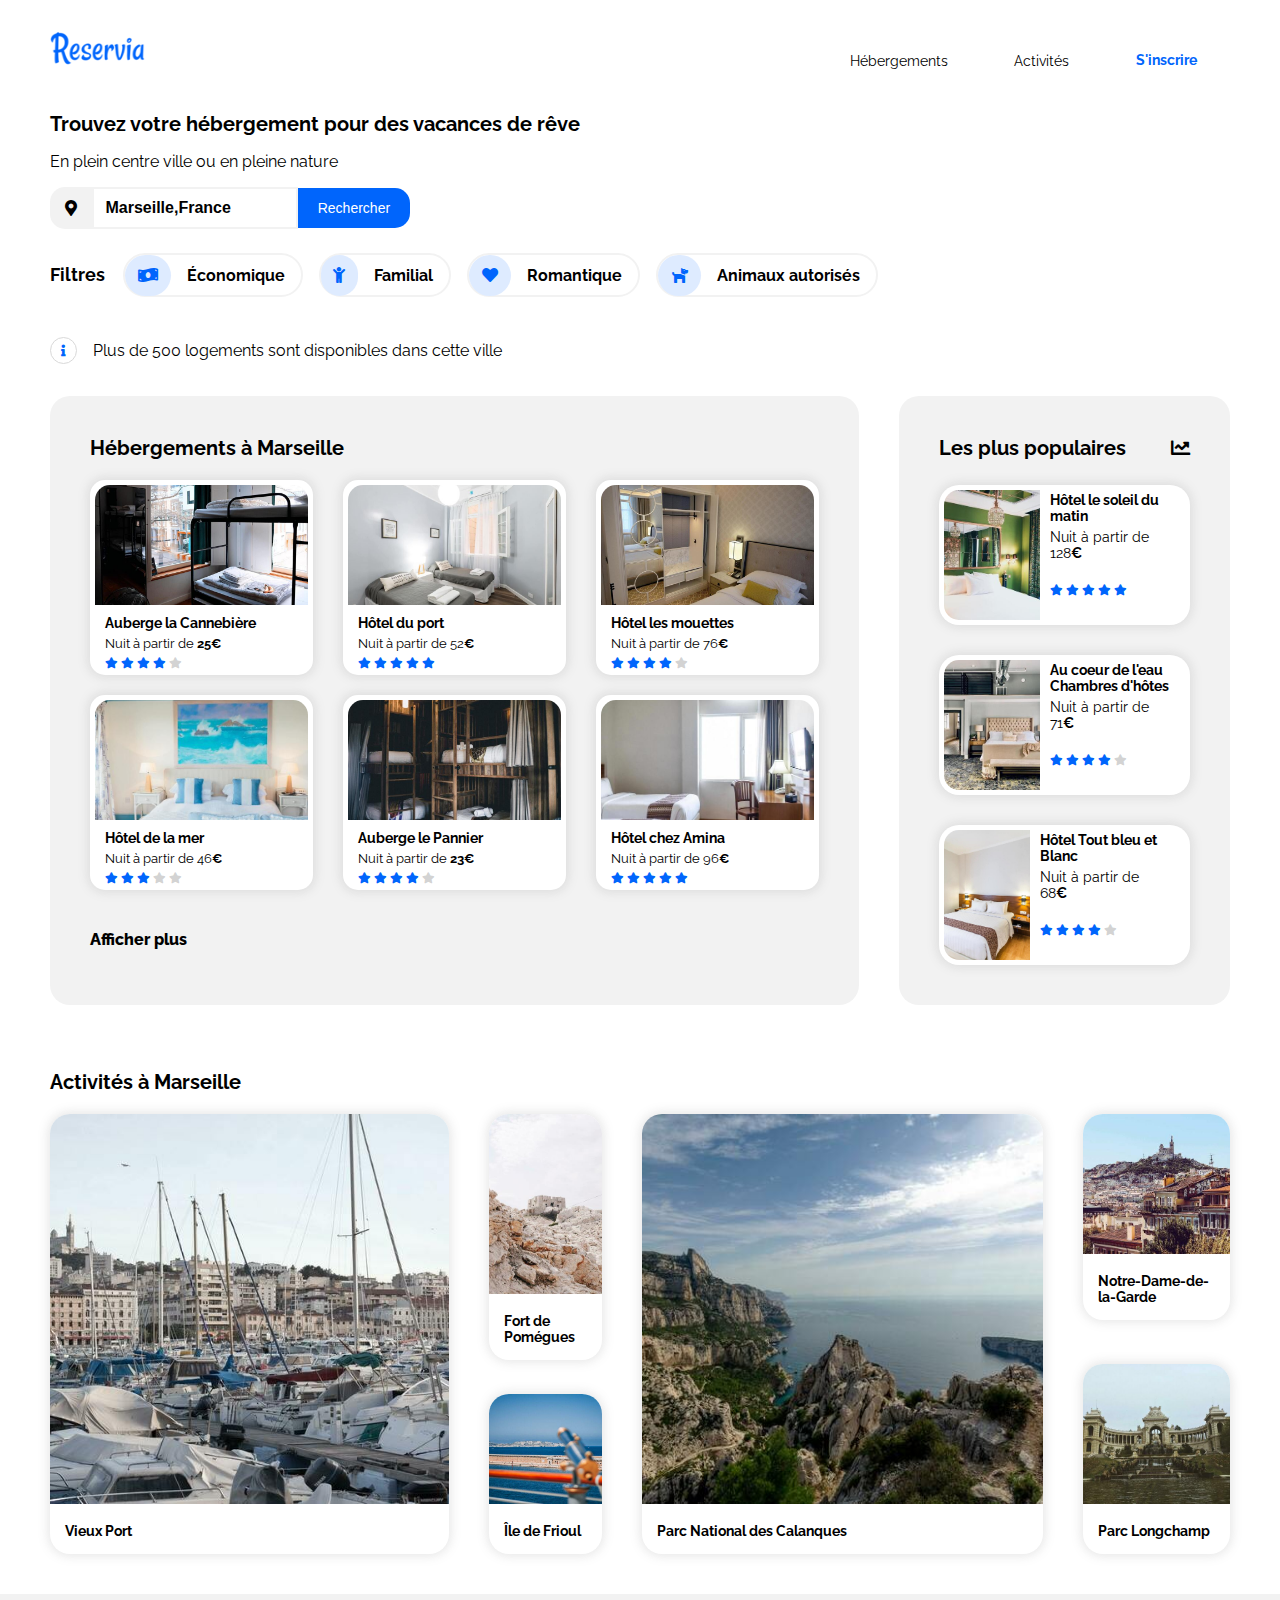
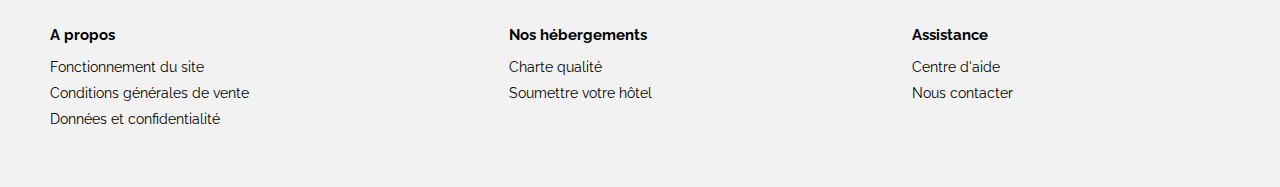
<file: index.html>
<!DOCTYPE html>
<html lang="fr">
  <head>
    <meta charset="utf-8" />
    <meta name="viewport" content="width=device-width, initial-scale=1.0" />
    <title>Reservia</title>
    <link rel="stylesheet" href="css/style.css" />
    <link rel="stylesheet" href="css/cssfonts/all.min.css" />
  </head>
  <body>
    <main>
      <!--           Navigateur           -->
      <header>
        <div class="navigateur">
          <div class="logo">
            <a href="#">
              <img src="images/logo/Reservia@3x-.png" alt="Logo Reservia" />
            </a>
          </div>
          <nav>
            <a href="#hostingancre" class="navhosting" data-active="true">Hébergements</a>
            <a href="#Activityancre" class="navactivity">Activités</a>
            <a href="#" class="signin">S'inscrire</a>
          </nav>
        </div>
      </header>
      <!--            RECHERCHE           -->
      <div class="inderheader ">
        <!--              Texte             -->
        <div>
          <h1>Trouvez votre hébergement pour des vacances de rêve</h1>
          <p>En plein centre ville ou en pleine nature</p>
        </div>
        
          <div class="search">
            <span>
              <i class="fas fa-map-marker-alt"></i>
            </span>
            <input type="search"id="mysearch"name="recherche"placeholder="Marseille,France"/>
            <button class="submit">Rechercher</button>
            <i class="fas fa-search searchIcon"></i>
          </div>
      </div>
      <!--           Filtres           -->
      <section class="filters ">
        <div class="filterphoto">
          <h2 class="title-filters">Filtres</h2>
          <div class="filter-container">
            <div class="button-filter">
              <i class="fas fa-money-bill-wave"></i>
              <p><a href="#">Économique</a></p>
            </div>
            <div class="button-filter">
              <i class="fas fa-child"></i>
              <p><a href="#">Familial</a></p>
            </div>
            <div class="button-filter">
              <i class="fas fa-heart"></i>
              <p><a href="#">Romantique</a></p>
            </div>
            <div class="button-filter">
              <i class="fas fa-dog"></i>
              <p><a href="#">Animaux autorisés</a></p>
            </div>
          </div>
        </div>
        <div class="filterI">
          <div class="iconeI">
            <i class="fas fa-info"></i>
          </div>
          <p>Plus de 500 logements sont disponibles dans cette ville</p>
        </div>
      </section>
      <!--            et populaires           -->
      <div class="block-host_block-pop ">
        <section id="hostingancre" class="conteneur1">
          <div class="menu">
            <h2>Hébergements à Marseille</h2>
          </div>
          <section class="box_host">
            <div class="block_hosting">
              <div class="fstligne">
                <div class="carte-host">
                  <a href="#">
                    <img src="images/hebergements/4_small/marcus-loke-WQJvWU_HZFo-unsplash.jpg" alt="Auberge la Cannebière"/>
                    <div class="details">
                      <h3>Auberge la Cannebière</h3>
                      <p>Nuit à partir de <strong>25€</strong></p>
                      <div class="stars">
                        <i class="fas fa-star full"></i>
                        <i class="fas fa-star full"></i>
                        <i class="fas fa-star full"></i>
                        <i class="fas fa-star full"></i>
                        <i class="fas fa-star simple"></i>
                      </div>
                    </div>
                  </a>
                </div>
                <div class="carte-host">
                  <a href="#">
                    <img src="images/hebergements/4_small/fred-kleber-gTbaxaVLvsg-unsplash.jpg" alt="Hôtel du Port"/>
                    <div class="details">
                      <h3>Hôtel du port</h3>
                      <p>Nuit à partir de 52<strong>€</strong></p>
                      <div class="stars">
                        <i class="fas fa-star full"></i>
                        <i class="fas fa-star full"></i>
                        <i class="fas fa-star full"></i>
                        <i class="fas fa-star full"></i>
                        <i class="fas fa-star full"></i>
                      </div>
                    </div>
                  </a>
                </div>
                <div class="carte-host">
                  <a href="#">
                    <img src="images/hebergements/4_small/reisetopia-B8WIgxA_PFU-unsplash.jpg" alt="Hôtel les mouettes"/>
                    <div class="details">
                      <h3>Hôtel les mouettes</h3>
                      <p>Nuit à partir de 76<strong>€</strong></p>
                      <div class="stars">
                        <i class="fas fa-star full"></i>
                        <i class="fas fa-star full"></i>
                        <i class="fas fa-star full"></i>
                        <i class="fas fa-star full"></i>
                        <i class="fas fa-star simple"></i>
                      </div>
                    </div>
                  </a>
                </div>
              </div>
              <div class="sndligne">
                <div class="carte-host">
                  <a href="#">
                    <img src="images/hebergements/4_small/annie-spratt-Eg1qcIitAuA-unsplash.jpg" alt="Hôtel de la mer"/>
                    <div class="details">
                      <h3>Hôtel de la mer</h3>
                      <p>Nuit à partir de 46<strong>€</strong></p>
                      <div class="stars">
                        <i class="fas fa-star full"></i>
                        <i class="fas fa-star full"></i>
                        <i class="fas fa-star full"></i>
                        <i class="fas fa-star simple"></i>
                        <i class="fas fa-star simple"></i>
                      </div>
                    </div>
                  </a>
                </div>
                <div class="carte-host">
                  <a href="#">
                    <img src="images/hebergements/4_small/nicate-lee-kT-ZyaiwBe0-unsplash.jpg" alt="Auberge le Panier"/>
                    <div class="details">
                      <h3>Auberge le Pannier</h3>
                      <p>Nuit à partir de <strong>23€</strong></p>
                      <div class="stars">
                        <i class="fas fa-star full"></i>
                        <i class="fas fa-star full"></i>
                        <i class="fas fa-star full"></i>
                        <i class="fas fa-star full"></i>
                        <i class="fas fa-star simple"></i>
                      </div>
                    </div>
                  </a>
                </div>
                <div class="carte-host">
                  <a href="#">
                    <img src="images/hebergements/4_small/febrian-zakaria-M6S1WvfW68A-unsplash.jpg" alt="Hôtel cher Amina"/>
                    <div class="details">
                      <h3>Hôtel chez Amina</h3>
                      <p>Nuit à partir de 96<strong>€</strong></p>
                      <div class="stars">
                        <i class="fas fa-star full"></i>
                        <i class="fas fa-star full"></i>
                        <i class="fas fa-star full"></i>
                        <i class="fas fa-star full"></i>
                        <i class="fas fa-star full"></i>
                      </div>
                    </div>
                  </a>
                </div>
              </div>
            </div>
            <div class="aff">
              <p><a href="#">Afficher plus</a></p>
            </div>
          </section>
        </section>
        <aside id="block-pop" class="conteneur2">
          <div class="box-pop">
            <div class="box-pop-title">
              <h3 class="title">Les plus populaires</h3>
              <i class="fas fa-chart-line"></i>
            </div>
          <div class="gap-pop">
            <a href="#" class="carte-pop">
              <img src="images/hebergements/4_small/aside/emile-guillemot-Bj_rcSC5XfE-unsplash.jpg" alt="Hôtel le soleil du matin" class="carte"/>
              <div class="details">
                <h3>Hôtel le soleil du matin</h3>
                <p>Nuit à partir de 128<strong>€</strong></p>
                <div class="stars pop">
                  <i class="fas fa-star full"></i>
                  <i class="fas fa-star full"></i>
                  <i class="fas fa-star full"></i>
                  <i class="fas fa-star full"></i>
                  <i class="fas fa-star full"></i>
                </div>
              </div>
            </a>
            <a href="#" class="carte-pop">
              <img src="images/hebergements/4_small/aside/aw-creative-VGs8z60yT2c-unsplash.jpg" alt="Au coeur de l'eau Chambres d'hôtes" class="carte"/>
              <div class="details">
                <h3>Au coeur de l'eau Chambres d'hôtes</h3>
                <p>Nuit à partir de 71<strong>€</strong></p>
                <div class="stars pop">
                  <i class="fas fa-star full"></i>
                  <i class="fas fa-star full"></i>
                  <i class="fas fa-star full"></i>
                  <i class="fas fa-star full"></i>
                  <i class="fas fa-star simple"></i>
                </div>
              </div>
            </a>
            <a href="#" class="carte-pop">
              <img src="images/hebergements/4_small/aside/febrian-zakaria-sjvU0THccQA-unsplash.jpg" alt="Hôtel Tout bleu et Blanc" class="carte"/>
              <div class="details">
                <h3>Hôtel Tout bleu et Blanc</h3>
                <p>Nuit à partir de 68<strong>€</strong></p>
                <div class="stars pop">
                  <i class="fas fa-star full"></i>
                  <i class="fas fa-star full"></i>
                  <i class="fas fa-star full"></i>
                  <i class="fas fa-star full"></i>
                  <i class="fas fa-star simple"></i>
                </div>
              </div>
            </a>
          </div>
          </div>
        </aside>
      </div>
      <!--           Activités           -->
      <div class="block-activity ">
        <h2 id="Activityancre" class="title">Activités à Marseille</h2>
        <div class="box-img">
          <div class="carte-activity carte-act1 activ">
            <a href="#">
              <img src="images/activites/4_small/reno-laithienne-QUgJhdY5Fyk-unsplash.jpg" alt="vieux port" class="img1"/>
            </a>
            <h3>Vieux Port</h3>
          </div>
          <div class="carte-act2">
            <div class="activity">
              <a href="#">
                <img src="images/activites/4_small/paul-hermann-QFTrLdQIRhI-unsplash.jpg" alt="fort de pomegues" class="img2"/>
              </a>
              <h3>Fort de Pomégues</h3>
            </div>
            <div class="activity">
              <a href="#">
                <img src="images/activites/4_small/kevin-hikari-rV_Qd1l-VXg-unsplash.jpg" alt="ile de frioul" class="img4"/>
              </a>
              <h3>Île de Frioul</h3>
            </div>
          </div>
          <div class="carte-activity carte-act1 activ">
            <a href="#">
              <img src="images/activites/4_small/kilyan-sockalingum-NR8-cBCN3aI-unsplash.jpg" alt="parc national" class="img1"/>
            </a>
            <h3>Parc National des Calanques</h3>
          </div>
          <div class="carte-act3">
            <div class="activity">
              <a href="#">
                <img src="images/activites/4_small/florian-wehde-xW9e8gdotxI-unsplash.jpg" alt="notre dame de la garde" class="img3"/>
              </a>
              <h3>Notre-Dame-de-la-Garde</h3>
            </div>
            <div class="activity">
              <a href="#">
                <img src="images/activites/4_small/lena-paulin-wH2-EJoDcV0-unsplash.jpg" alt="parc longchamp" class="img3"/>
              </a>
              <h3>Parc Longchamp</h3>
            </div>
          </div>
        </div>
      </div>
    </main>
    <!--           Pied de page           -->
    <footer>
      <div class="groupe_footer">
        <div class="footer_column">        
            <h3>A propos</h3>       
          <ul class="ftr4">
            <li><a href="#">Fonctionnement du site</a></li>
            <li><a href="#">Conditions générales de vente</a></li>
            <li><a href="#">Données et confidentialité</a></li>
          </ul>
        </div>
        <div class="footer_column">        
            <h3>Nos hébergements</h3>        
          <ul class="ftr4">
            <li><a href="#">Charte qualité</a></li>
            <li><a href="#">Soumettre votre hôtel</a></li>
          </ul>
        </div>
        <div class="footer_column">        
            <h3>Assistance</h3>       
          <ul class="ftr4">
            <li><a href="#">Centre d'aide</a></li>
            <li><a href="#">Nous contacter</a></li>
          </ul>
        </div>
    </div>
    </footer>
  </body>
</html>
</file>
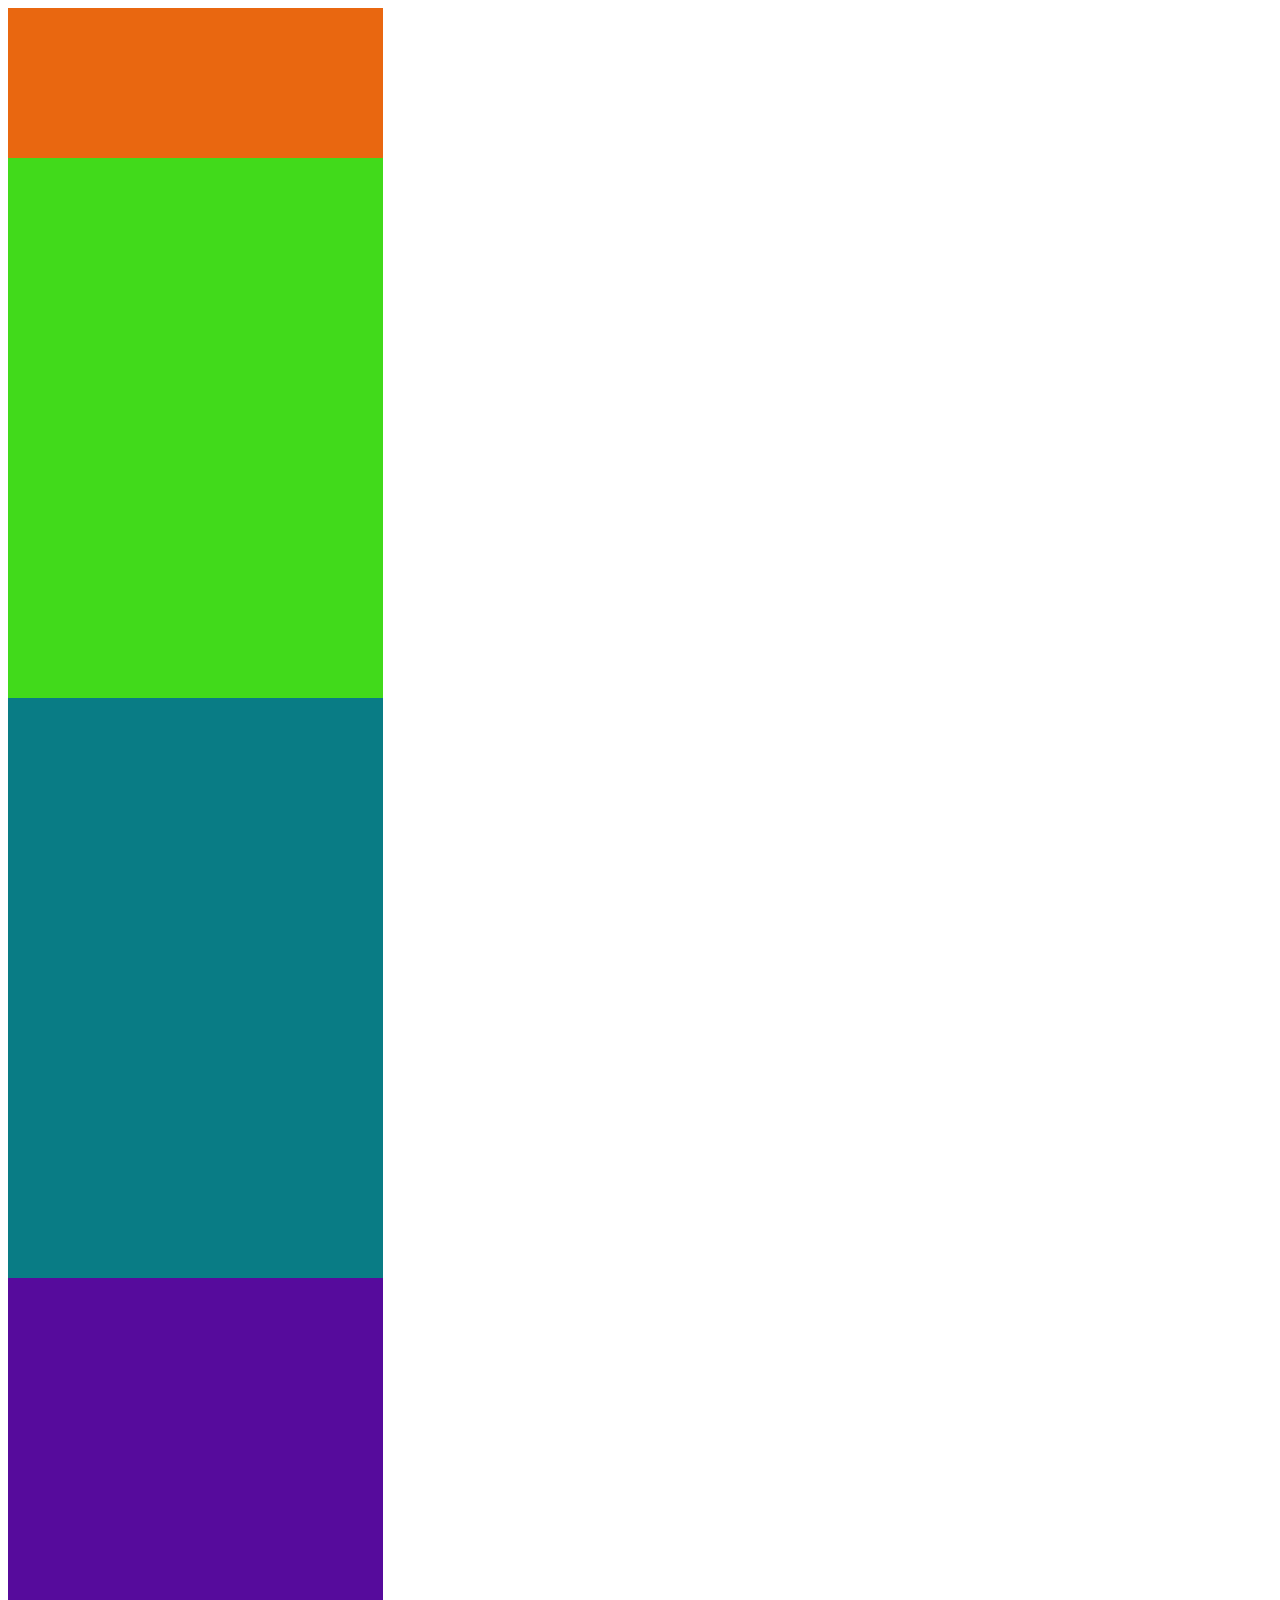
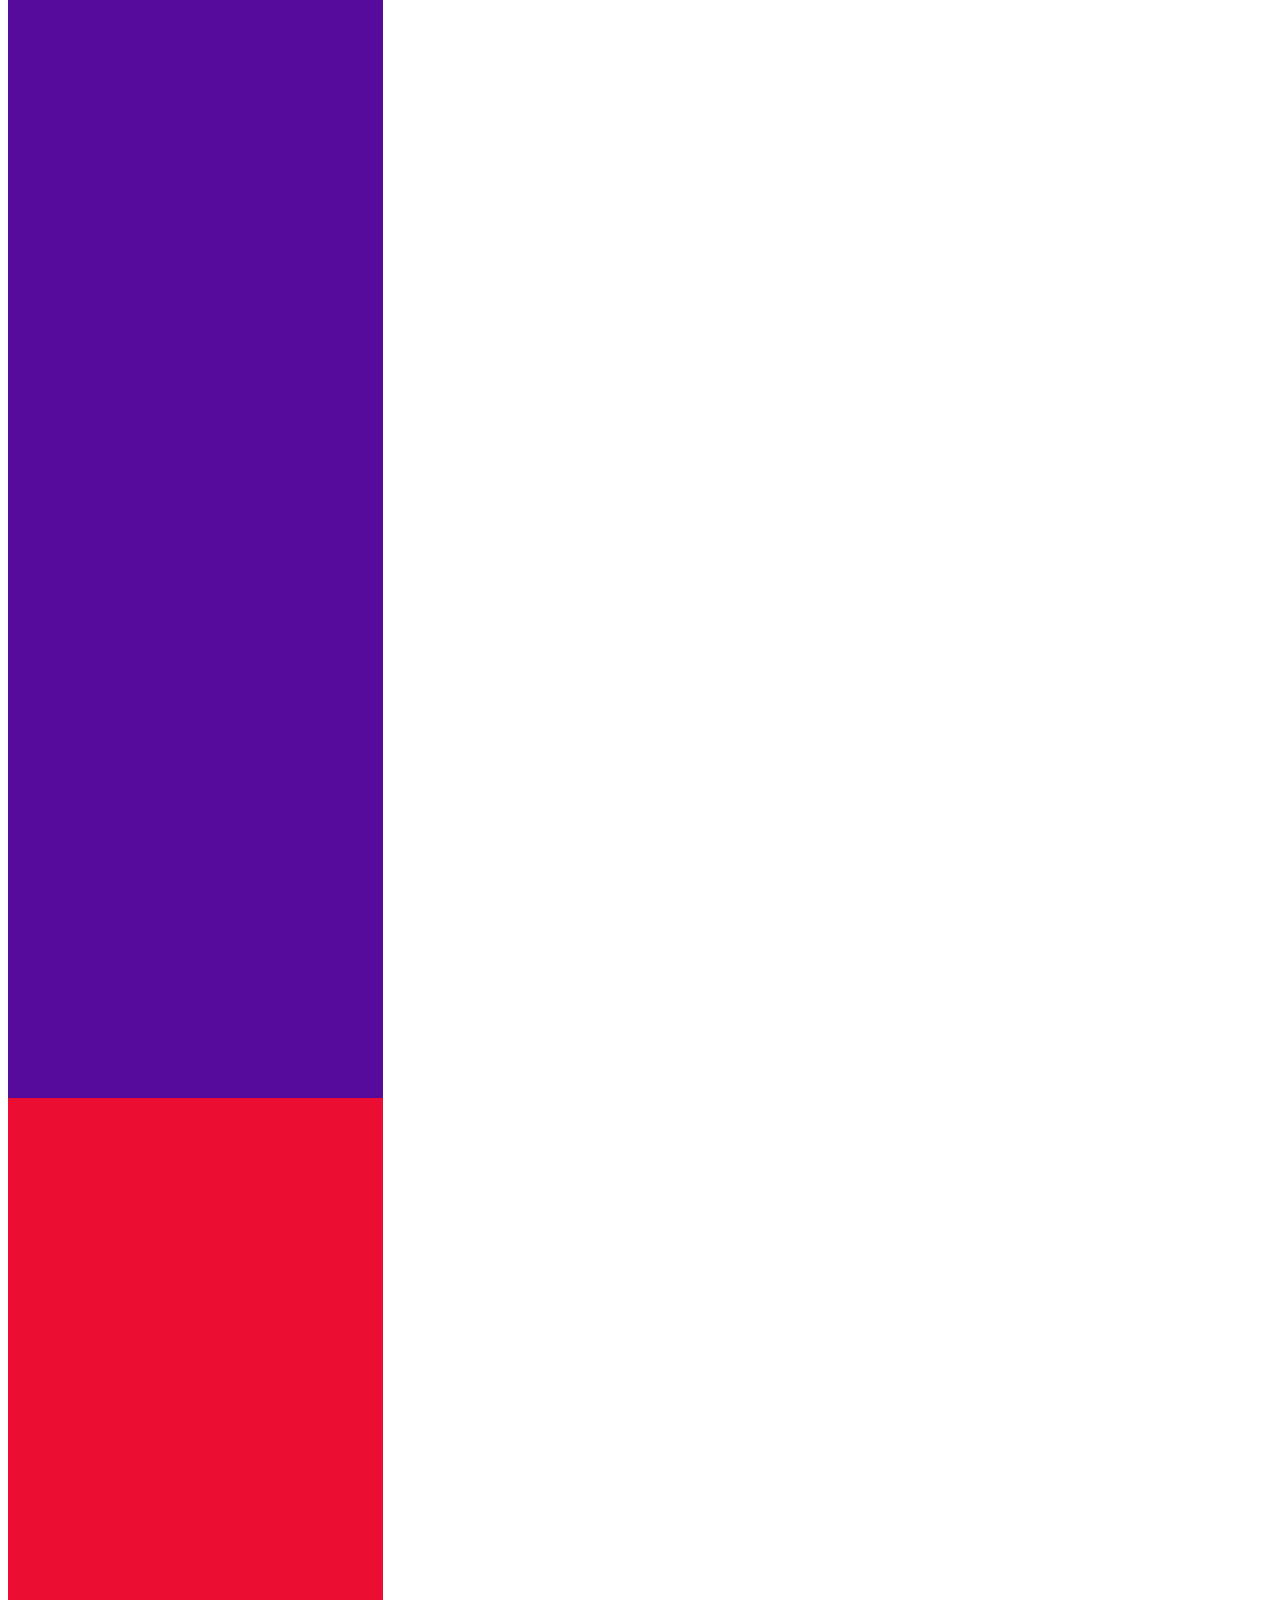
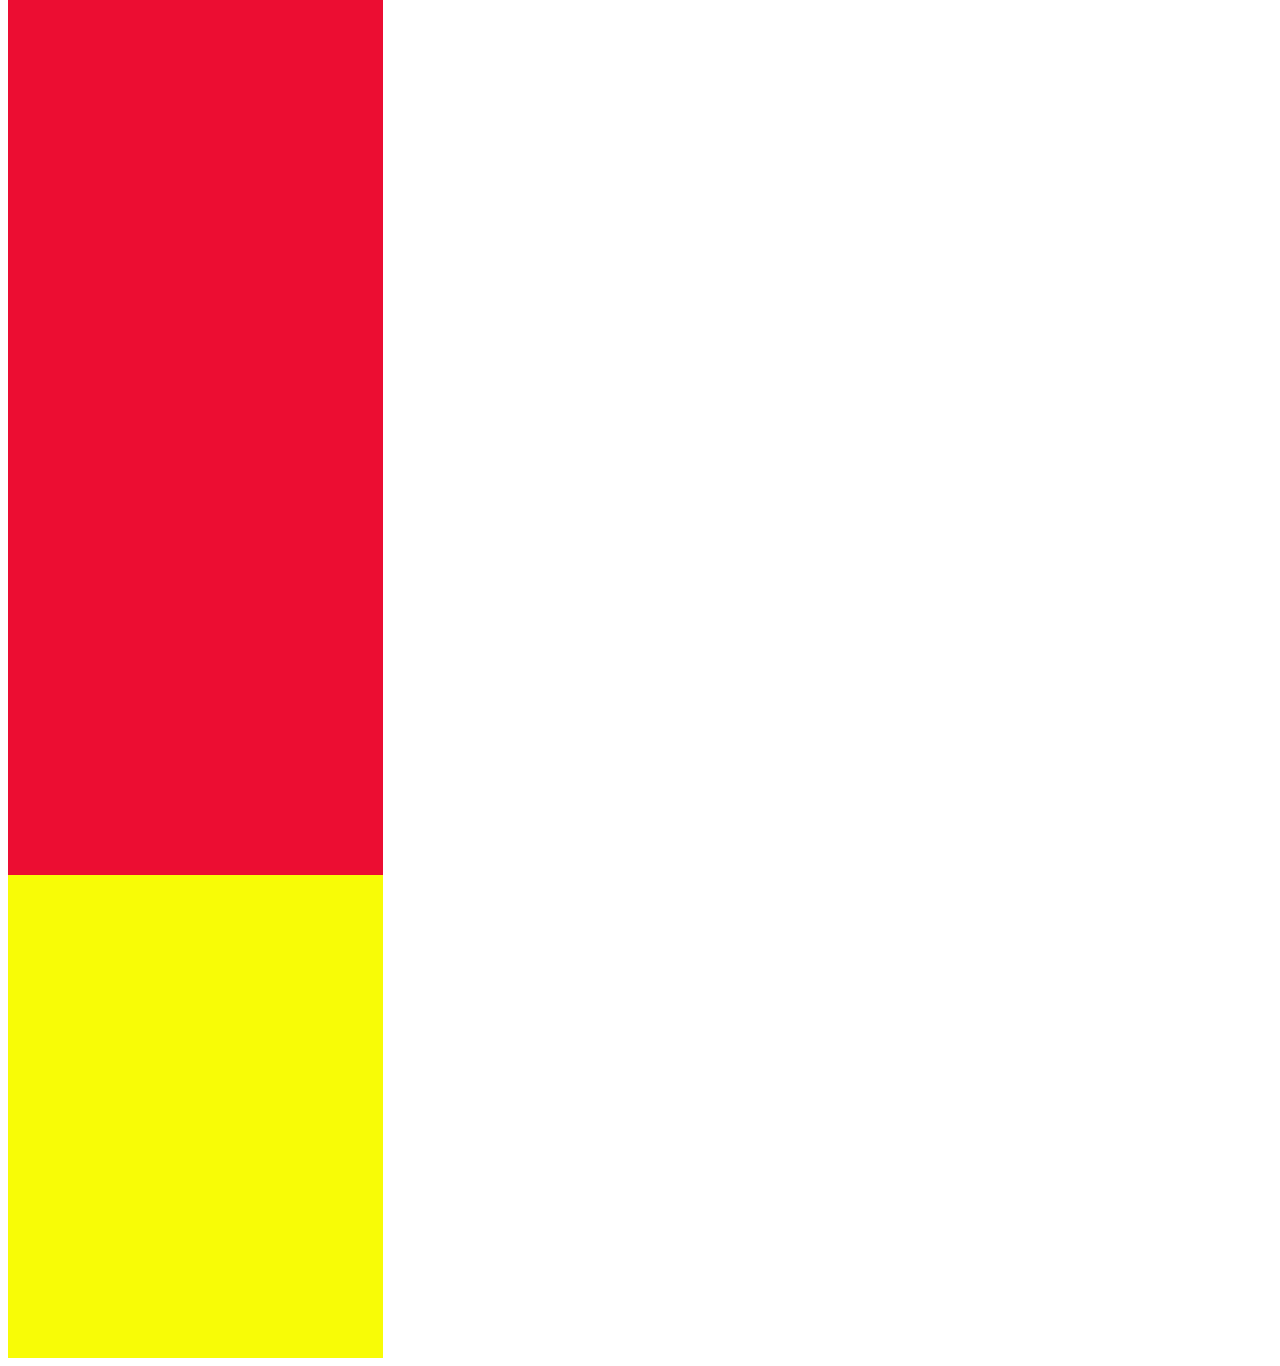
<file: index2.html>
<!DOCTYPE html>
 <html>
    <head>
            <meta charset="utf-8" />
                        
            <title>Reservia</title>
            <body>
             <div style="max-width: 375px; width: 100%; max-height: 4550px;">
                <div style="height: 150px; background-color: rgb(233, 103, 16);"></div>
                <div style="height: 540px; background-color: rgb(65, 218, 27);"></div>
                <div style="height: 580px; background-color: rgb(9, 124, 133);"></div>
                <div style="height: 1420px; background-color: rgb(86, 11, 156);"></div>
                <div style="height: 1377px; background-color: rgb(236, 13, 50);"></div>
                <div style="height: 483px; background-color: rgb(248, 252, 6);"></div>  
            </div>
            </body>
</file>
<file: css/style.css>
@import url("https://fonts.googleapis.com/css2?family=Raleway:wght@300;400;500;600;700;800;900&display=swap");
/* body */
body {
  font-family: "Raleway", "sans-serif";
  margin: 0px;
}
main {
  width: auto;
  padding: 0 50px 40px;
}
h2 {
  margin-bottom: 0;
}
/* header */
.logo img {
  height: 50px;
  width: 95px;
}
/* Navigateur */
.navigateur {
  display: flex;
  justify-content: space-between;
  align-items: center;
}
nav {
  display: flex;
  width: 35%;
  font-size: 14px;
  justify-content: space-around;
}
li {
  right: 0px;
  margin: 0px;
  list-style: none;
}
a {
  color: black;
  text-decoration: none;
  list-style: none;
}
nav a {
  color: black;
  padding: 50px 20px 30px;
}
nav a:nth-child(1),
nav a:nth-child(2) {
  border-top: 3px solid transparent;
}
nav a:nth-child(1):hover,
nav a:nth-child(2):hover {
  border-top: 3px solid #0065fc;
  color: #0065fc;
}
.signin {
  display: flex;
  align-items: center;
  text-decoration: none;
  font-weight: bold;
  color: #0065fc;
}
h1 {
  font-size: 20px;
}
/*recherche*/
.search {
  display: flex;
  align-items: center;
  margin: 10px 0 10px 0;
}
.search i {
  background-color: #f2f2f2;
  padding: 13px 15px;
  border-top-left-radius: 15px;
  border-bottom-left-radius: 15px;
}
.submit {
  padding: 12px;
  font-size: 14px;
  background-color: #0065fc;
  cursor: pointer;
  color: white;
  border-top-right-radius: 15px;
  border-bottom-right-radius: 15px;
  border: none;
  width: 8em;
}
#mysearch {
  border: 2px solid #f2f2f2;
  padding: 0.86em;
  margin: 0px;
  font-weight: 600;
}
::placeholder {
  color: black;
  font-size: 16px;
}
.search .fa-search {
  display: none;
}
/* ********filtres******** */

.filterphoto {
  display: flex;
  align-items: baseline;
  margin-top: 20px;
}
.filter-container {
  display: flex;
  flex-wrap: wrap;
  align-items: center;
}
.filterphoto > h2 {
  font-size: large;
  padding: 0 1em 0 0;
}

.button-filter {
  display: flex;
  align-items: center;
  margin-right: 1em;
  margin-bottom: 0.5em;
  border: 2px solid #f2f2f2;
  border-radius: 30px;
  height: 2.5em;
}
.filter-container :hover {
  color: #0065fc;
  background-color: #deebff;
}
.button-filter a {
  font-weight: 700;
  padding-right: 1em;
  padding-left: 1em;
}
.filterphoto i {
  background-color: #deebff;
  padding: 0.8em;
  border-radius: 30px;
  color: #0065fc;
}
.filterI {
  display: flex;
  align-items: center;
  gap: 1em;
  padding: 20px 0;
}
.iconeI {
  color: #0065fc;
  background-color: white;
  height: 25px;
  width: 25px;
  line-height: 23px;
  text-align: center;
  border-radius: 50%;
  border: #d9d9d9 solid 1px;
  float: left;
}

.iconeI .fas {
  font-size: 12px;
  padding: 2px;
  text-align: center;
  color: #0065fc;
}
/* ********hebergements********* */
.block-host_block-pop {
  display: inline-flex;
  gap: 40px;
}
.menu h2,
.title {
  font-size: 20px;
  margin: 0;
  padding: 40px 0 20px;
}
.carte-host .details h3 {
  font-size: 0.9em;
  font-weight: bolder;
  margin: 5px 0 5px 0;
}
.carte-host .details p {
  font-size: 0.8em;
  margin: 5px 0 5px 0;
  clear: both;
}
h3 {
  font-size: 14px;
  margin-bottom: 5px;
  margin-top: 2px;
}

.conteneur1 {
  width: 66%;
  display: inline-block;
  background-color: #f2f2f2;
  border-radius: 20px;
  padding: 0 40px;
}
.box_host carte-host {
  box-shadow: 0px 0px 10px 3px #8080802b;
  border-radius: 20px;
  padding: 3px;
  margin: 1em;
  margin-left: 2em;
}
.fas.fa-star.full {
  color: #0065fc;
}
.fas.fa-star.simple {
  color: rgba(128, 128, 128, 0.349);
}
.fas.fa-map-marker-alt,
.fas.fa-chart-line {
  color: black;
}
.block_hosting {
  display: flex;
  flex-wrap: wrap;
  flex-direction: row;
  gap: 20px;
}
.fstligne,
.sndligne {
  display: flex;
  column-gap: 30px;
  width: 100%;
}
.carte-host {
  background-color: white;
  width: 33%;
  box-shadow: 0px 0px 10px 3px #8080802b;
  border-radius: 15px;
  padding: 5px;
}

.carte-host img {
  width: 100%;
  height: 120px;
  border-radius: 15px 15px 0 0;
  object-fit: cover;
}
.details {
  margin-left: 10px;
  position: relative;
}
.details p {
  font-size: 14px;
  margin-top: 0em;
}
.stars {
  font-size: 0.7em;
  bottom: 0;
  
}
.aff {
  padding: 40px 0 0;
  font-weight: 800;
}
.aff p {
  margin: 0;
}
/* **********les plus populaires********** */

#block-pop {
  width: 30%;
  display: flex;
  flex-direction: column;
  flex-wrap: nowrap;
  background-color: #f2f2f2;
  border-radius: 20px;
}
.box-pop {
  display: flex;
  flex-direction: column;
  padding: 0 40px 40px;
}
.gap-pop {
  display: flex;
  flex-direction: column;
  gap: 30px;
  padding-top: 5px;
}
.box-pop-title {
  display: flex;
  flex-direction: row;
  justify-content: space-between;
  align-items: baseline;
}
.box-pop-title .fas {
  font-size: larger;
}
.carte-pop {
  display: flex;
  background-color: #ffffff;
  border-radius: 20px;
  padding: 5px;
  box-shadow: 0px 0px 10px 3px #8080802b;
}
.carte-pop .details {
  margin-right: 15px;
}
#block-pop img {
  width: 40%;
  border-bottom-left-radius: 15px;
  object-fit: cover;
  background-color: #ffffff;
  height: 130px;
}
.carte-pop p {
  height: 40px;
}
.carte {
  border-top-left-radius: 15px;
  border-top-right-radius: 0px;
}
/* **********Activités********** */
.block-activity {
  width: auto;

  padding-top: 25px;
}
.box-img {
  display: flex;
  gap: 2.5em;
}

.activity,
.carte-activity {
  background-color: white;
  box-shadow: 0px 0px 10px 3px #8080802b;
  border-radius: 20px;
}
.carte-act2,
.carte-act3 {
  display: flex;
  flex-direction: column;
  justify-content: space-between;
}
.carte-activity img {
  object-fit: cover;
}
.img1 {
  width: 100%;
  height: 390px;
  border-radius: 20px 20px 0 0;
  object-fit: cover;
}
.img2 {
  width: 100%;
  height: 180px;
  border-radius: 20px 20px 0 0;
  object-fit: cover;
}
.img3 {
  width: 100%;
  height: 140px;
  border-radius: 20px 20px 0 0;
  object-fit: cover;
}
.img4 {
  width: 100%;
  height: 110px;
  border-radius: 20px 20px 0 0;
  object-fit: cover;
}
.activity h3,
.carte-activity h3 {
  margin: 15px;
}
/*pied de page*/

footer {
  background-color: #f2f2f2;
  width: 100%;
  height: 100%;
  margin: 0;
}
footer {
  padding: 0 0 50px 0px;
}
.groupe_footer {
  display: flex;
  justify-content: flex-start;
  align-content: center;
  align-items: baseline;
  width: 100%;
}
.footer_column {
  padding: 10px 210px 10px 30px;
}
footer h3 {
  font-size: 15px;
  font-weight: bold;
  padding: 20px 0 0px 20px;
}
footer ul {
  margin: 0;
  padding: 0 0 0 20px;
}
footer li {
  font-size: 14px;
  padding: 10px 0 0 0;
  list-style: none;
}

/*Responsive Design: Tablette*/
@media only screen 
  and (min-width: 768px) 
  and (max-width: 1024px) 
{
  header{
    padding: 0 0 10px
  }
  main {
    width: auto;
    padding: 0 50px 40px;
  }
  .interheader, .filters, .block-activity {
    padding: 0 20px 0;
  }
  .title-filters {
    padding: 0 0 20px;
  }
  .filterphoto {
    display: flex;
    flex-direction: column;
  }
  .filterphoto > h2 {
    padding: 0 0 10px 0;
  }
  .block-host_block-pop {
    display: flex;
    flex-direction: column;
    gap: 40px;
  }
  .conteneur1, #block-pop {
    width: auto;
  }
  .carte-pop .details, .details h3 {
    font-size: medium;
  }
  .menu h2 , .title
  {
    padding: 20px 0 20px;
  }
  .aff
  {
    padding: 20px 0 10px;
  }
  #block-pop, .box-img {
    display: flex;
    gap: 0.5em;
  }
  .img1 {
    height: 340px;
  }
  .footer_column {
    padding: 10px 100px 10px 30px;
  }
}

/* Responsive Mobile*/
@media screen and (max-width: 767px) {
  main {
    padding: 0;
    margin: 0;
    width: auto;
  }
  .logo {
    width: 100%;
    padding: 20px 0 0 25px;
  }
  .navigateur {
    display: flex;
    flex-direction: column;
  }
  nav {
    width: 100%;
    margin: 10px 0;
  }

  nav a:nth-child(1),
  nav a:nth-child(2) {
    width: 50%;
    color: black;
    border-top: 3px solid transparent;
    border-bottom: 3px solid #f2f2f2;
    text-align: center;
    padding: 10px 0;
  }
  nav a:nth-child(3) {
    position: absolute;
    right: 0;
    top: 10px;
  }
  nav a:nth-child(1)[data-active="true"] {
    border-bottom-color: #0065fc;
    color: #0065fc;
  }
  nav a:nth-child(1):hover,
  nav a:nth-child(2):hover {
    border-top: 3px solid transparent;
    border-bottom: 3px solid;
    color: #0065fc;
  }
  .submit {
    display: none;
  }
  .search .fa-search {
    display: inline-block;
    border-radius: 0 15px 15px 0;
    background-color: #0065fc;
  }
  .fa-search:before {
    color: #ffffff;
  }
  #mysearch {
    width: 280px;
    font-weight: bold;
  }
  .inderheader {
    padding: 0 15px;
  }
  .filters {
    padding: 0 15px;
  }
  .filterphoto {
    display: flex;
    align-items: baseline;
    flex-direction: column;
  }
  .filterphoto > h2 {
    padding: 0 0 10px 0;
  }
  .filter-container {
    display: flex;
    flex-wrap: wrap;
    align-items: center;
  }

  .button-filter a {
    font-weight: 700;
  }
  .conteneur1 {
    width: 100%;
    order: 2;
    background-color: unset;
    padding: 0;
  }
  .fstligne {
    display: flex;
    width: 100%;
    flex-direction: column;
    align-items: center;
  }
  .sndligne {
    flex-direction: column;
    align-items: center;
  }
  .carte-host {
    width: 100%;
    margin: 15px 0 0;
    box-shadow: 0px 0px 10px 3px #8080802b;
  }
  .menu h2 {
    margin-top: 0;
    padding: 0 20px 10px;
    font-weight: 800;
    font-size: 23px;
  }
  .box_host {
    padding: 0 20px;
  }
  .conteneur2 {
    order: 1;
  }
  .carte-pop {
    padding: 0.3em;
  }

  .title {
    padding: 10px 0;
  }
  .gap-pop {
    gap: 10px;
  }
  .stars {
    bottom: 0em;
  }
  .block-host_block-pop {
    flex-direction: column;
  }
  .block_hosting {
    gap: 0;
  }
  .aff {
    padding-top: 30px;
  }
  .aff p a {
    font-weight: 800;
    font-size: larger;
  }
  #block-pop {
    width: 100%;
    border-radius: 0;
  }
  .box-pop {
    gap: 0.7em;
    padding: 20px;
  }
  .carte-pop .details h3 {
    font-size: 16px;
    font-weight: 800;
  }
  .box-img {
    flex-direction: column;
    gap: 1.5em;
  }
  .box-img > div {
    gap: 1.5em;
  }
  .box-img h3 {
    margin-left: 1em;
  }
  #Activityancre.title {
    font-size: 23px;
    padding: 0 0 20px;
    font-weight: 800;
  }
  .block-activity {
    padding: 25px 20px 0;
  }
  .activity,
  .activ {
    width: 100%;
    box-shadow: 0px 0px 10px 3px #8080802b;
    border-radius: 20px;
  }
  /* .carte-activity img {
    height: 120px;
  } */

  .carte-act3,
  .carte-act2 {
    display: flex;
    flex-direction: column;
  }
  .img1,
  .img2,
  .img3,
  .img4 {
    height: 120px;
  }

  .groupe_footer {
    display: flex;
    flex-direction: column;
  }
}
</file>
